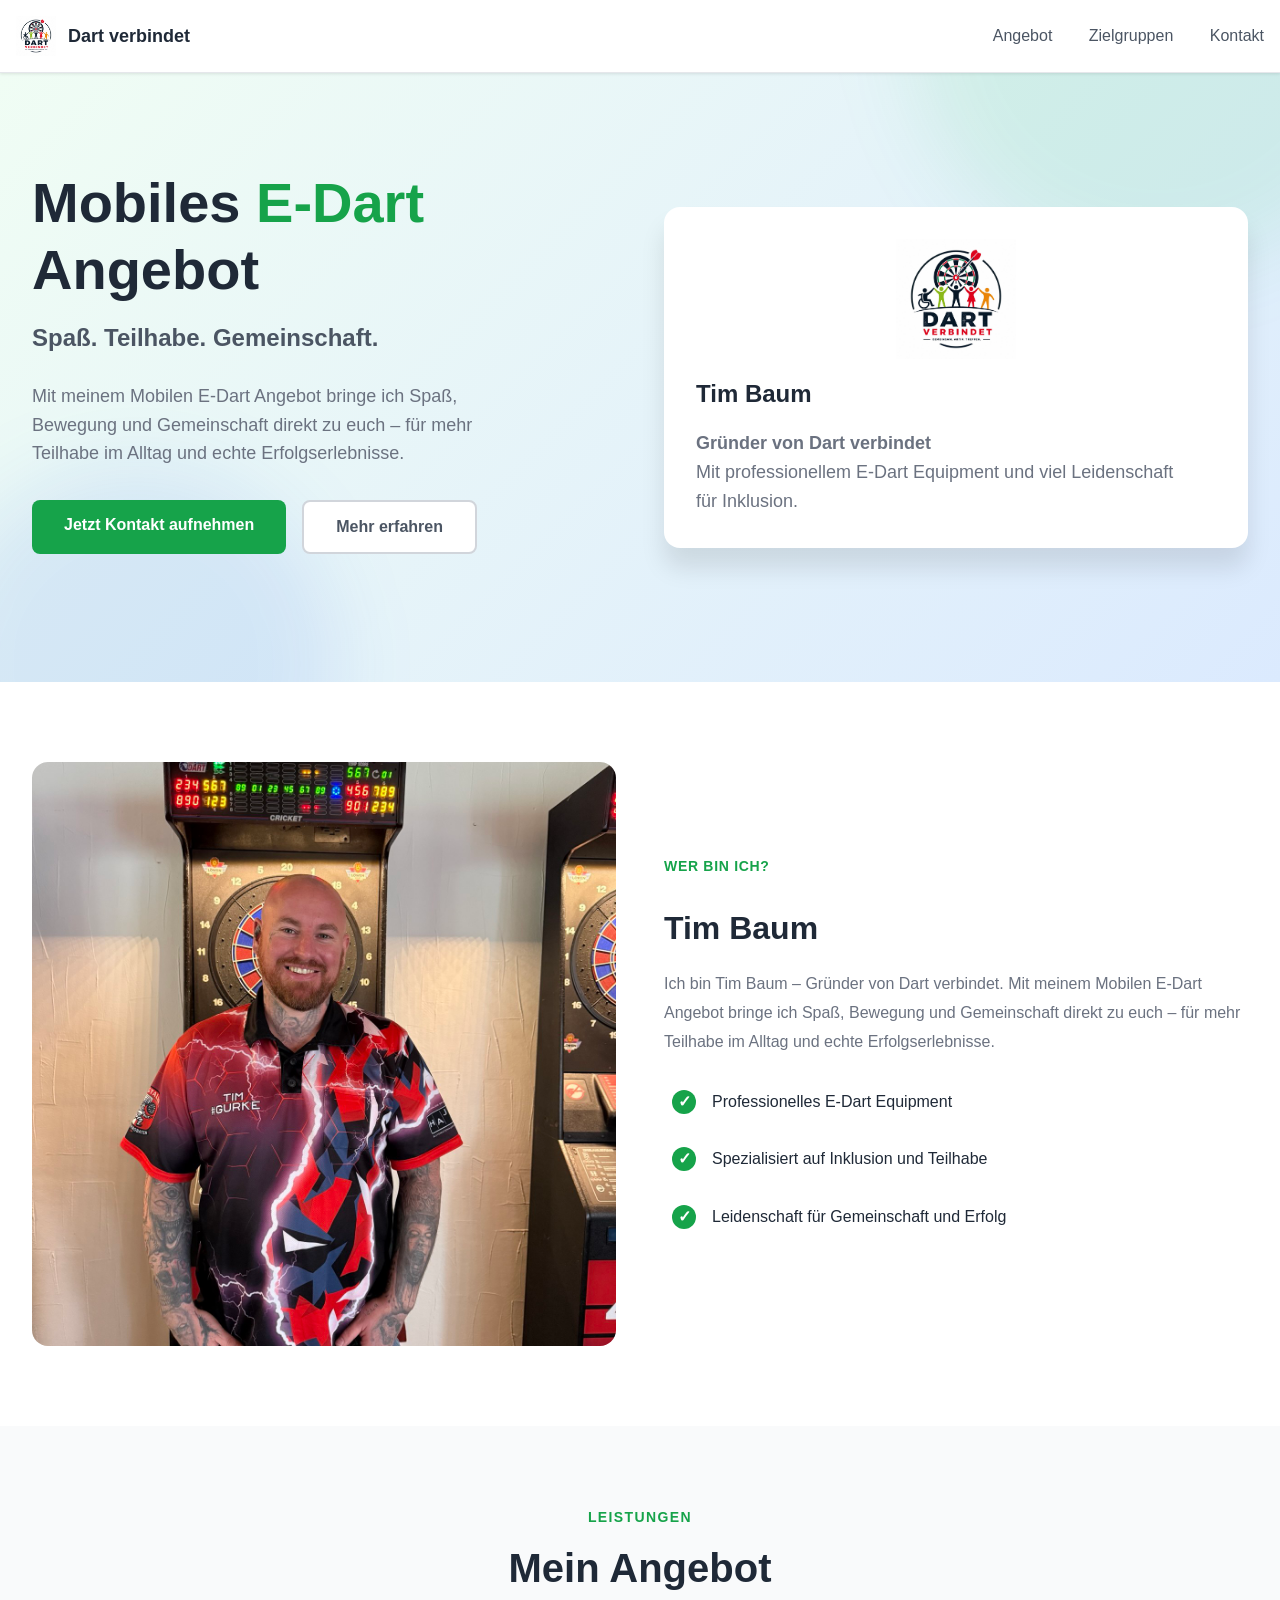
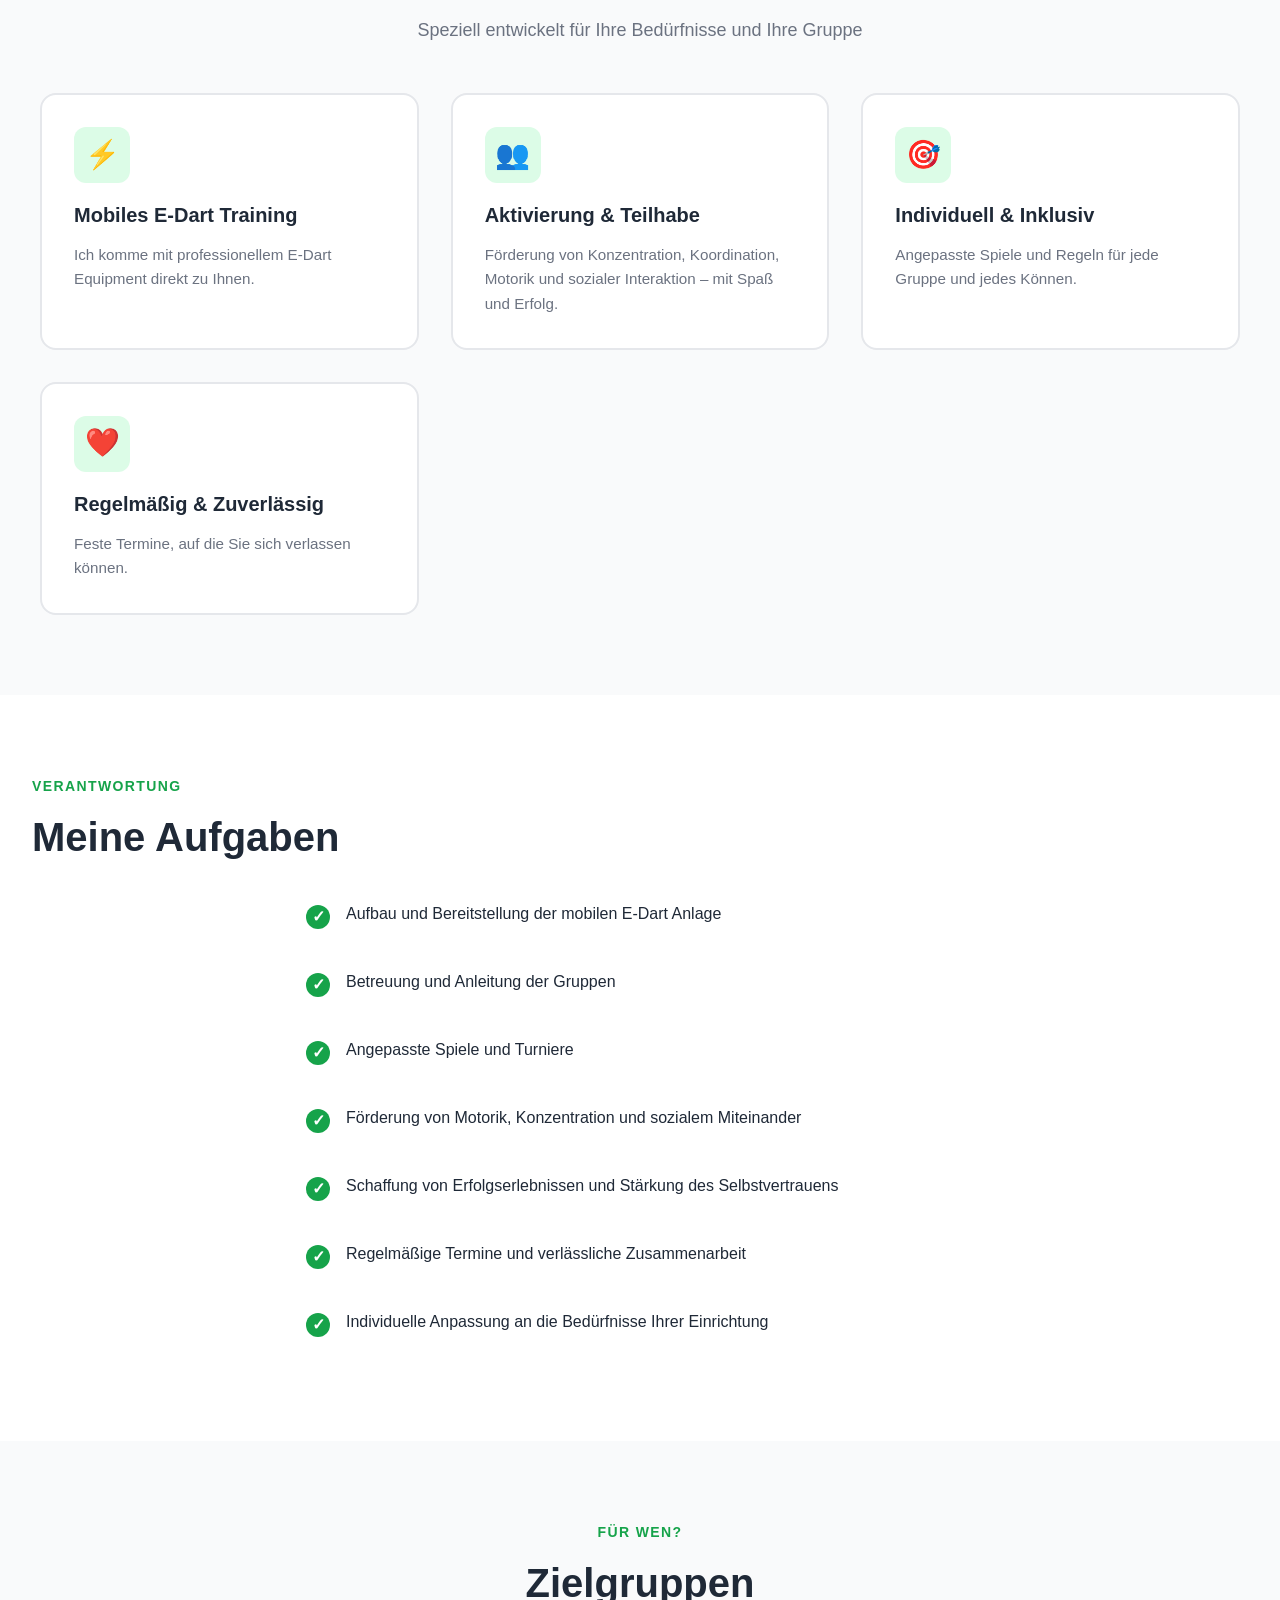
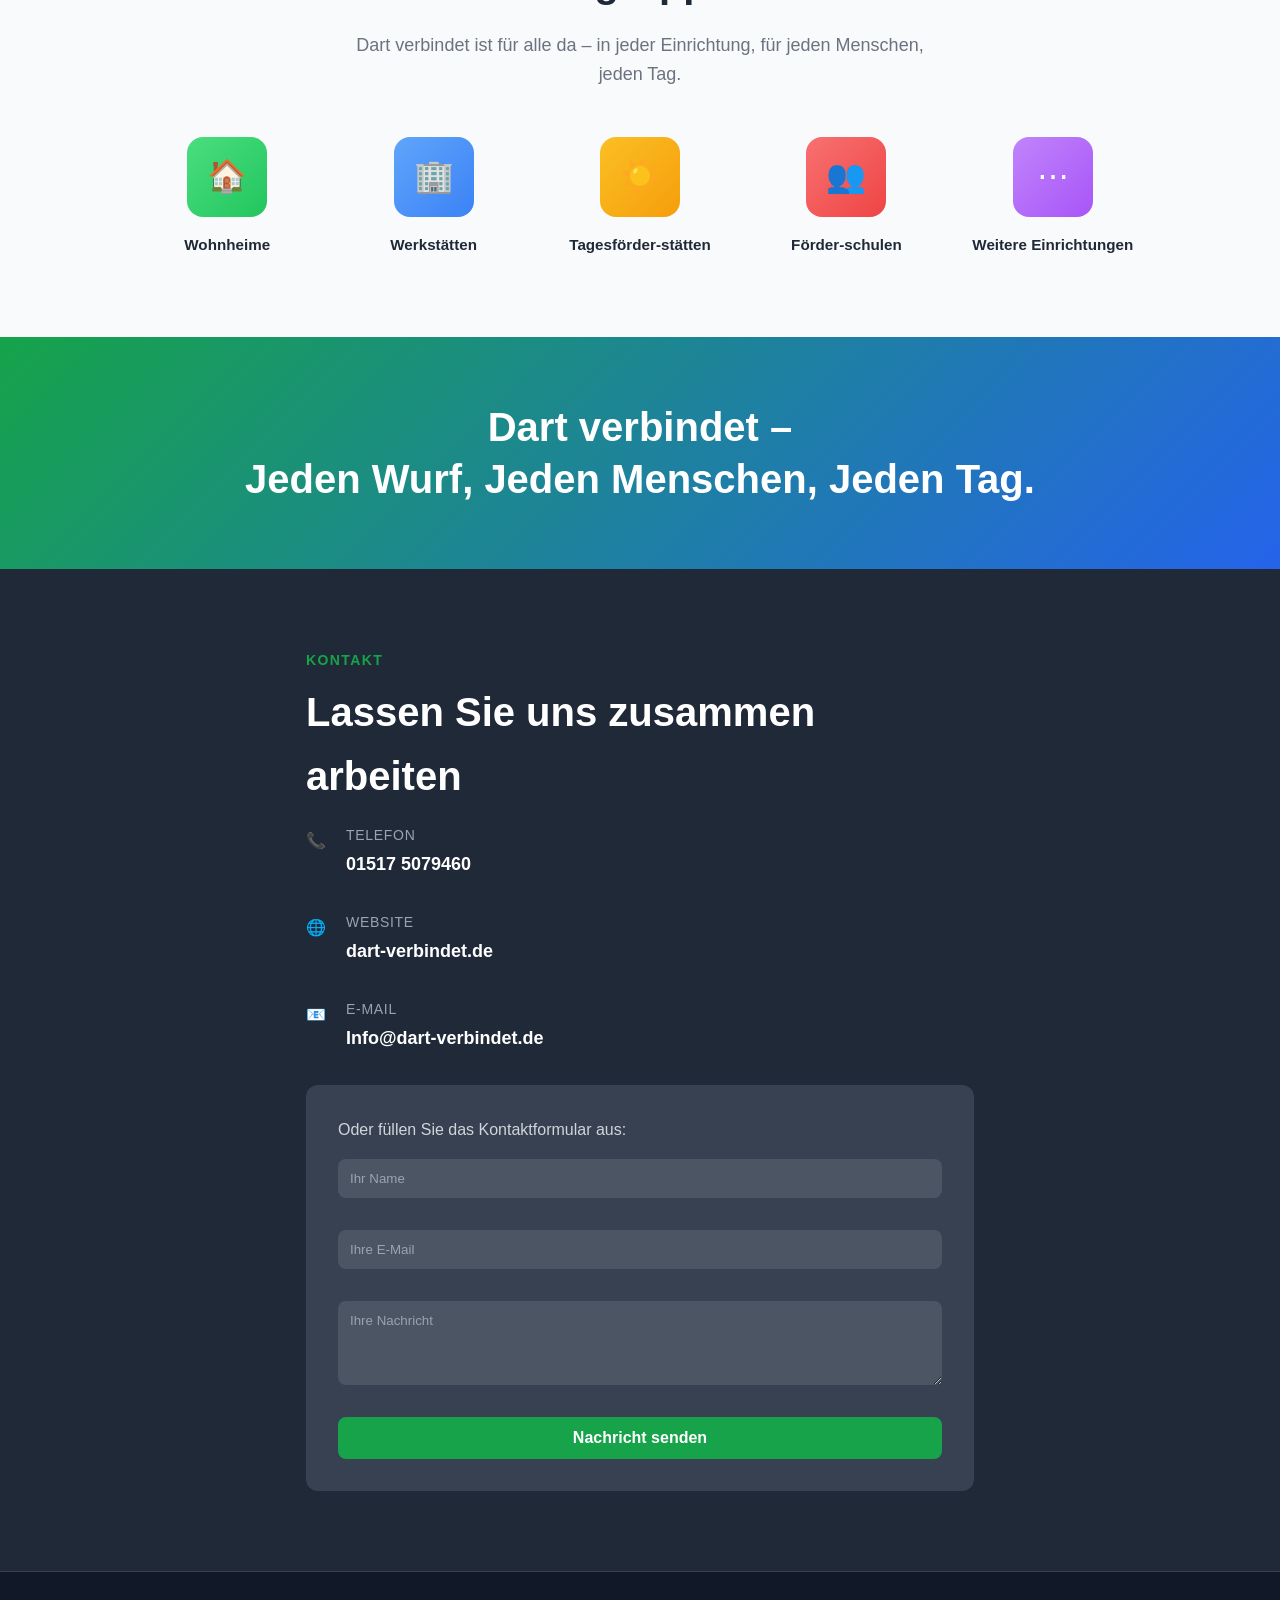
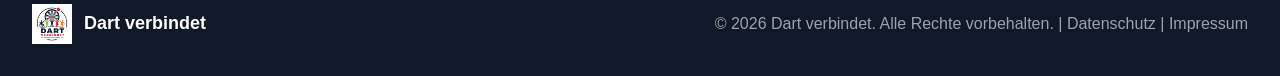
<file: index.html>
<!DOCTYPE html>
<html lang="de">
<head>
    <meta charset="UTF-8">
    <meta name="viewport" content="width=device-width, initial-scale=1.0">
    <title>Dart verbindet - Mobiles E-Dart Angebot</title>
    <style>
        * {
            margin: 0;
            padding: 0;
            box-sizing: border-box;
        }

        body {
            font-family: -apple-system, BlinkMacSystemFont, 'Segoe UI', Roboto, 'Helvetica Neue', Arial, sans-serif;
            line-height: 1.6;
            color: #1f2937;
            background: white;
        }

        .container {
            max-width: 1280px;
            margin: 0 auto;
            padding: 0 1rem;
        }

        /* Navigation */
        nav {
            position: sticky;
            top: 0;
            z-index: 50;
            background: white;
            border-bottom: 1px solid #e5e7eb;
            box-shadow: 0 1px 3px rgba(0,0,0,0.1);
        }

        nav .container {
            display: flex;
            justify-content: space-between;
            align-items: center;
            padding: 1rem;
        }

        .logo {
            display: flex;
            align-items: center;
            gap: 0.75rem;
            font-weight: bold;
            font-size: 1.125rem;
        }

        .logo-icon {
            width: 40px;
            height: 40px;
            background: linear-gradient(135deg, #16a34a, #2563eb);
            border-radius: 50%;
            display: flex;
            align-items: center;
            justify-content: center;
            color: white;
            font-weight: bold;
        }

        nav a {
            color: #4b5563;
            text-decoration: none;
            transition: color 0.3s;
            margin-left: 2rem;
        }

        nav a:hover {
            color: #16a34a;
        }

        /* Hero Section */
        .hero {
            background: linear-gradient(135deg, #f0fdf4 0%, #dbeafe 100%);
            padding: 6rem 1rem;
            position: relative;
            overflow: hidden;
        }

        .hero::before {
            content: '';
            position: absolute;
            top: -50%;
            right: -10%;
            width: 500px;
            height: 500px;
            background: rgba(34, 197, 94, 0.1);
            border-radius: 50%;
            filter: blur(40px);
        }

        .hero::after {
            content: '';
            position: absolute;
            bottom: -30%;
            left: -5%;
            width: 400px;
            height: 400px;
            background: rgba(37, 99, 235, 0.1);
            border-radius: 50%;
            filter: blur(40px);
        }

        .hero .container {
            display: grid;
            grid-template-columns: 1fr 1fr;
            gap: 3rem;
            align-items: center;
            position: relative;
            z-index: 10;
        }

        .hero h1 {
            font-size: 3.5rem;
            font-weight: 900;
            line-height: 1.2;
            margin-bottom: 1rem;
        }

        .hero h1 .accent {
            color: #16a34a;
        }

        .hero .subtitle {
            font-size: 1.5rem;
            color: #4b5563;
            margin-bottom: 1.5rem;
            font-weight: 600;
        }

        .hero p {
            font-size: 1.125rem;
            color: #6b7280;
            margin-bottom: 2rem;
            max-width: 500px;
        }

        .buttons {
            display: flex;
            gap: 1rem;
            margin-bottom: 2rem;
        }

        .btn {
            padding: 0.75rem 2rem;
            border-radius: 0.5rem;
            text-decoration: none;
            font-weight: 600;
            transition: all 0.3s;
            border: none;
            cursor: pointer;
            font-size: 1rem;
        }

        .btn-primary {
            background: #16a34a;
            color: white;
        }

        .btn-primary:hover {
            background: #15803d;
            transform: translateY(-2px);
            box-shadow: 0 10px 20px rgba(22, 163, 74, 0.2);
        }

        .btn-secondary {
            background: white;
            color: #4b5563;
            border: 2px solid #d1d5db;
        }

        .btn-secondary:hover {
            border-color: #16a34a;
            color: #16a34a;
        }

        .hero-card {
            background: white;
            border-radius: 1rem;
            padding: 2rem;
            box-shadow: 0 20px 25px rgba(0,0,0,0.1);
        }

        .hero-card-icon {
            font-size: 4rem;
            margin-bottom: 1rem;
            display: block;
        }

        .hero-card h3 {
            font-size: 1.5rem;
            margin-bottom: 1rem;
        }

        .hero-card p {
            color: #6b7280;
            margin: 0;
        }

        /* Section Styles */
        section {
            padding: 5rem 1rem;
        }

        section.light {
            background: #f9fafb;
        }

        .section-header {
            text-align: center;
            margin-bottom: 3rem;
        }

        .section-label {
            color: #16a34a;
            font-weight: bold;
            font-size: 0.875rem;
            text-transform: uppercase;
            letter-spacing: 0.1em;
            margin-bottom: 0.5rem;
        }

        .section-title {
            font-size: 2.5rem;
            font-weight: 900;
            margin-bottom: 1rem;
        }

        .section-lead {
            font-size: 1.125rem;
            color: #6b7280;
            max-width: 600px;
            margin: 0 auto;
        }

        /* About Section */
        .about .container {
            display: grid;
            grid-template-columns: 1fr 1fr;
            gap: 3rem;
            align-items: center;
        }

        .about-image {
            width: 100%;
            aspect-ratio: 1;
            background: linear-gradient(135deg, #dcfce7, #dbeafe);
            border-radius: 1rem;
            display: flex;
            align-items: center;
            justify-content: center;
            font-size: 6rem;
        }

        .about-content h2 {
            font-size: 2rem;
            margin-bottom: 1rem;
        }

        .about-content p {
            color: #6b7280;
            margin-bottom: 1.5rem;
            line-height: 1.8;
        }

        .checklist {
            list-style: none;
        }

        .checklist li {
            display: flex;
            align-items: center;
            gap: 1rem;
            margin-bottom: 1rem;
            padding: 0.5rem;
            border-radius: 0.5rem;
            transition: background 0.3s;
        }

        .checklist li:hover {
            background: #f3f4f6;
        }

        .checklist li::before {
            content: '✓';
            width: 24px;
            height: 24px;
            background: #16a34a;
            color: white;
            border-radius: 50%;
            display: flex;
            align-items: center;
            justify-content: center;
            font-weight: bold;
            flex-shrink: 0;
        }

        /* Cards Grid */
        .cards-grid {
            display: grid;
            grid-template-columns: repeat(auto-fit, minmax(280px, 1fr));
            gap: 2rem;
            max-width: 1200px;
            margin: 0 auto;
        }

        .card {
            background: white;
            border: 2px solid #e5e7eb;
            border-radius: 1rem;
            padding: 2rem;
            transition: all 0.3s;
        }

        .card:hover {
            border-color: #16a34a;
            box-shadow: 0 20px 25px rgba(22, 163, 74, 0.1);
            transform: translateY(-5px);
        }

        .card-icon {
            width: 56px;
            height: 56px;
            background: #dcfce7;
            border-radius: 0.75rem;
            display: flex;
            align-items: center;
            justify-content: center;
            font-size: 1.75rem;
            margin-bottom: 1rem;
        }

        .card h3 {
            font-size: 1.25rem;
            margin-bottom: 0.75rem;
        }

        .card p {
            color: #6b7280;
            font-size: 0.95rem;
        }

        /* Tasks List */
        .tasks-list {
            max-width: 700px;
            margin: 0 auto;
        }

        .task-item {
            display: flex;
            align-items: flex-start;
            gap: 1rem;
            padding: 1rem;
            margin-bottom: 0.5rem;
            border-radius: 0.5rem;
            transition: background 0.3s;
        }

        .task-item:hover {
            background: #f3f4f6;
        }

        .task-item::before {
            content: '✓';
            width: 24px;
            height: 24px;
            background: #16a34a;
            color: white;
            border-radius: 50%;
            display: flex;
            align-items: center;
            justify-content: center;
            font-weight: bold;
            flex-shrink: 0;
            margin-top: 0.25rem;
        }

        /* Target Groups */
        .target-groups {
            display: grid;
            grid-template-columns: repeat(auto-fit, minmax(150px, 1fr));
            gap: 2rem;
            max-width: 1000px;
            margin: 0 auto;
        }

        .target-group {
            text-align: center;
        }

        .target-icon {
            width: 80px;
            height: 80px;
            margin: 0 auto 1rem;
            border-radius: 1rem;
            display: flex;
            align-items: center;
            justify-content: center;
            font-size: 2rem;
        }

        .target-icon.green {
            background: linear-gradient(135deg, #4ade80, #22c55e);
        }

        .target-icon.blue {
            background: linear-gradient(135deg, #60a5fa, #3b82f6);
        }

        .target-icon.yellow {
            background: linear-gradient(135deg, #fbbf24, #f59e0b);
        }

        .target-icon.red {
            background: linear-gradient(135deg, #f87171, #ef4444);
        }

        .target-icon.purple {
            background: linear-gradient(135deg, #c084fc, #a855f7);
        }

        .target-icon {
            color: white;
        }

        .target-group p {
            font-weight: 600;
            font-size: 0.95rem;
        }

        /* Motto Section */
        .motto {
            background: linear-gradient(135deg, #16a34a 0%, #2563eb 100%);
            color: white;
            text-align: center;
            padding: 4rem 1rem;
        }

        .motto h2 {
            font-size: 2.5rem;
            font-weight: 900;
            line-height: 1.3;
        }

        /* Contact Section */
        .contact {
            background: #1f2937;
            color: white;
        }

        .contact .container {
            max-width: 700px;
        }

        .contact-item {
            display: flex;
            align-items: flex-start;
            gap: 1rem;
            margin-bottom: 2rem;
        }

        .contact-icon {
            width: 24px;
            height: 24px;
            color: #16a34a;
            flex-shrink: 0;
            margin-top: 0.25rem;
        }

        .contact-item p {
            margin: 0;
        }

        .contact-item .label {
            font-size: 0.875rem;
            color: #9ca3af;
            text-transform: uppercase;
            letter-spacing: 0.05em;
            margin-bottom: 0.25rem;
        }

        .contact-item a {
            color: white;
            text-decoration: none;
            font-weight: 600;
            font-size: 1.125rem;
            transition: color 0.3s;
        }

        .contact-item a:hover {
            color: #16a34a;
        }

        .form-group {
            background: #374151;
            border-radius: 0.75rem;
            padding: 2rem;
            margin-top: 2rem;
        }

        .form-group p {
            margin-bottom: 1rem;
            color: #d1d5db;
        }

        .form-group input,
        .form-group textarea {
            width: 100%;
            padding: 0.75rem;
            margin-bottom: 1rem;
            background: #4b5563;
            border: none;
            border-radius: 0.5rem;
            color: white;
            font-family: inherit;
        }

        .form-group input::placeholder,
        .form-group textarea::placeholder {
            color: #9ca3af;
        }

        .form-group input:focus,
        .form-group textarea:focus {
            outline: none;
            box-shadow: 0 0 0 3px rgba(22, 163, 74, 0.3);
        }

        /* Footer */
        footer {
            background: #111827;
            color: #9ca3af;
            padding: 2rem 1rem;
            text-align: center;
            border-top: 1px solid #374151;
        }

        footer .container {
            display: flex;
            justify-content: space-between;
            align-items: center;
            flex-wrap: wrap;
            gap: 2rem;
        }

        footer a {
            color: #9ca3af;
            text-decoration: none;
            transition: color 0.3s;
        }

        footer a:hover {
            color: #16a34a;
        }

        /* Responsive */
        @media (max-width: 768px) {
            .hero .container,
            .about .container {
                grid-template-columns: 1fr;
            }

            .hero h1 {
                font-size: 2rem;
            }

            .section-title {
                font-size: 1.875rem;
            }

            nav a {
                display: none;
            }

            .buttons {
                flex-direction: column;
            }

            .btn {
                width: 100%;
                text-align: center;
            }

            footer .container {
                flex-direction: column;
                text-align: center;
            }
        }
    </style>
</head>
<body>
    <!-- Navigation -->
    <nav>
        <div class="container">
            <div class="logo">
                <img src="images/logo.png" alt="Dart verbindet Logo" style="height: 40px; width: auto;">
                <span>Dart verbindet</span>
            </div>
            <div>
                <a href="#angebot">Angebot</a>
                <a href="#zielgruppen">Zielgruppen</a>
                <a href="#kontakt">Kontakt</a>
            </div>
        </div>
    </nav>

    <!-- Hero Section -->
    <section class="hero">
        <div class="container">
            <div>
                <h1>Mobiles <span class="accent">E-Dart</span> Angebot</h1>
                <p class="subtitle">Spaß. Teilhabe. Gemeinschaft.</p>
                <p>Mit meinem Mobilen E-Dart Angebot bringe ich Spaß, Bewegung und Gemeinschaft direkt zu euch – für mehr Teilhabe im Alltag und echte Erfolgserlebnisse.</p>
                <div class="buttons">
                    <a href="#kontakt" class="btn btn-primary">Jetzt Kontakt aufnehmen</a>
                    <a href="#angebot" class="btn btn-secondary">Mehr erfahren</a>
                </div>
            </div>
            <div class="hero-card">
                <img src="images/logo.png" alt="Dart verbindet Logo" style="width: 120px; height: auto; margin: 0 auto 1rem; display: block;">
                <h3>Tim Baum</h3>
                <p><strong>Gründer von Dart verbindet</strong></p>
                <p>Mit professionellem E-Dart Equipment und viel Leidenschaft für Inklusion.</p>
            </div>
        </div>
    </section>

    <!-- Über mich -->
    <section class="about">
        <div class="container">
            <div class="about-image" style="background-image: url('images/tim.jpg'); background-size: cover; background-position: center;"></div>
            <div class="about-content">
                <p style="color: #16a34a; font-weight: bold; font-size: 0.875rem; text-transform: uppercase; letter-spacing: 0.05em;">Wer bin ich?</p>
                <h2>Tim Baum</h2>
                <p>Ich bin Tim Baum – Gründer von Dart verbindet. Mit meinem Mobilen E-Dart Angebot bringe ich Spaß, Bewegung und Gemeinschaft direkt zu euch – für mehr Teilhabe im Alltag und echte Erfolgserlebnisse.</p>
                <ul class="checklist">
                    <li>Professionelles E-Dart Equipment</li>
                    <li>Spezialisiert auf Inklusion und Teilhabe</li>
                    <li>Leidenschaft für Gemeinschaft und Erfolg</li>
                </ul>
            </div>
        </div>
    </section>

    <!-- Mein Angebot -->
    <section class="light" id="angebot">
        <div class="container">
            <div class="section-header">
                <p class="section-label">Leistungen</p>
                <h2 class="section-title">Mein Angebot</h2>
                <p class="section-lead">Speziell entwickelt für Ihre Bedürfnisse und Ihre Gruppe</p>
            </div>
            <div class="cards-grid">
                <div class="card">
                    <div class="card-icon">⚡</div>
                    <h3>Mobiles E-Dart Training</h3>
                    <p>Ich komme mit professionellem E-Dart Equipment direkt zu Ihnen.</p>
                </div>
                <div class="card">
                    <div class="card-icon">👥</div>
                    <h3>Aktivierung & Teilhabe</h3>
                    <p>Förderung von Konzentration, Koordination, Motorik und sozialer Interaktion – mit Spaß und Erfolg.</p>
                </div>
                <div class="card">
                    <div class="card-icon">🎯</div>
                    <h3>Individuell & Inklusiv</h3>
                    <p>Angepasste Spiele und Regeln für jede Gruppe und jedes Können.</p>
                </div>
                <div class="card">
                    <div class="card-icon">❤️</div>
                    <h3>Regelmäßig & Zuverlässig</h3>
                    <p>Feste Termine, auf die Sie sich verlassen können.</p>
                </div>
            </div>
        </div>
    </section>

    <!-- Meine Aufgaben -->
    <section>
        <div class="container">
            <p class="section-label">Verantwortung</p>
            <h2 class="section-title">Meine Aufgaben</h2>
            <div class="tasks-list">
                <div class="task-item">Aufbau und Bereitstellung der mobilen E-Dart Anlage</div>
                <div class="task-item">Betreuung und Anleitung der Gruppen</div>
                <div class="task-item">Angepasste Spiele und Turniere</div>
                <div class="task-item">Förderung von Motorik, Konzentration und sozialem Miteinander</div>
                <div class="task-item">Schaffung von Erfolgserlebnissen und Stärkung des Selbstvertrauens</div>
                <div class="task-item">Regelmäßige Termine und verlässliche Zusammenarbeit</div>
                <div class="task-item">Individuelle Anpassung an die Bedürfnisse Ihrer Einrichtung</div>
            </div>
        </div>
    </section>

    <!-- Zielgruppen -->
    <section class="light" id="zielgruppen">
        <div class="container">
            <div class="section-header">
                <p class="section-label">Für wen?</p>
                <h2 class="section-title">Zielgruppen</h2>
                <p class="section-lead">Dart verbindet ist für alle da – in jeder Einrichtung, für jeden Menschen, jeden Tag.</p>
            </div>
            <div class="target-groups">
                <div class="target-group">
                    <div class="target-icon green">🏠</div>
                    <p>Wohnheime</p>
                </div>
                <div class="target-group">
                    <div class="target-icon blue">🏢</div>
                    <p>Werkstätten</p>
                </div>
                <div class="target-group">
                    <div class="target-icon yellow">☀️</div>
                    <p>Tagesförder-stätten</p>
                </div>
                <div class="target-group">
                    <div class="target-icon red">👥</div>
                    <p>Förder-schulen</p>
                </div>
                <div class="target-group">
                    <div class="target-icon purple">⋯</div>
                    <p>Weitere Einrichtungen</p>
                </div>
            </div>
        </div>
    </section>

    <!-- Motto -->
    <section class="motto">
        <div class="container">
            <h2>Dart verbindet –<br>Jeden Wurf, Jeden Menschen, Jeden Tag.</h2>
        </div>
    </section>

    <!-- Kontakt -->
    <section class="contact" id="kontakt">
        <div class="container">
            <p class="section-label">Kontakt</p>
            <h2 class="section-title">Lassen Sie uns zusammen arbeiten</h2>

            <div class="contact-item">
                <span class="contact-icon">📞</span>
                <div>
                    <p class="label">Telefon</p>
                    <a href="tel:015175079460">01517 5079460</a>
                </div>
            </div>

            <div class="contact-item">
                <span class="contact-icon">🌐</span>
                <div>
                    <p class="label">Website</p>
                    <a href="https://dart-verbindet.de" target="_blank">dart-verbindet.de</a>
                </div>
            </div>

            <div class="contact-item">
                <span class="contact-icon">📧</span>
                <div>
                    <p class="label">E-Mail</p>
                    <a href="mailto:Info@dart-verbindet.de">Info@dart-verbindet.de</a>
                </div>
            </div>

            <div class="form-group">
                <p>Oder füllen Sie das Kontaktformular aus:</p>
                <form action="https://formspree.io/f/mbdwqzev" method="POST" style="display: flex; flex-direction: column; gap: 1rem;">
                    <input type="text" name="name" placeholder="Ihr Name" required style="padding: 0.75rem; background: #4b5563; border: none; border-radius: 0.5rem; color: white; font-family: inherit;">
                    <input type="email" name="email" placeholder="Ihre E-Mail" required style="padding: 0.75rem; background: #4b5563; border: none; border-radius: 0.5rem; color: white; font-family: inherit;">
                    <textarea name="message" placeholder="Ihre Nachricht" rows="4" required style="padding: 0.75rem; background: #4b5563; border: none; border-radius: 0.5rem; color: white; font-family: inherit; resize: vertical;"></textarea>
                    <button type="submit" class="btn btn-primary" style="width: 100%; text-align: center;">Nachricht senden</button>
                </form>
            </div>
        </div>
    </section>

    <!-- Footer -->
    <footer>
        <div class="container">
            <div class="logo" style="color: white;">
                <img src="images/logo.png" alt="Dart verbindet Logo" style="height: 40px; width: auto;">
                <span>Dart verbindet</span>
            </div>
            <p>© 2026 Dart verbindet. Alle Rechte vorbehalten. | <a href="datenschutz.html">Datenschutz</a> | <a href="impressum.html">Impressum</a></p>
        </div>
    </footer>
</body>
</html>
</file>
